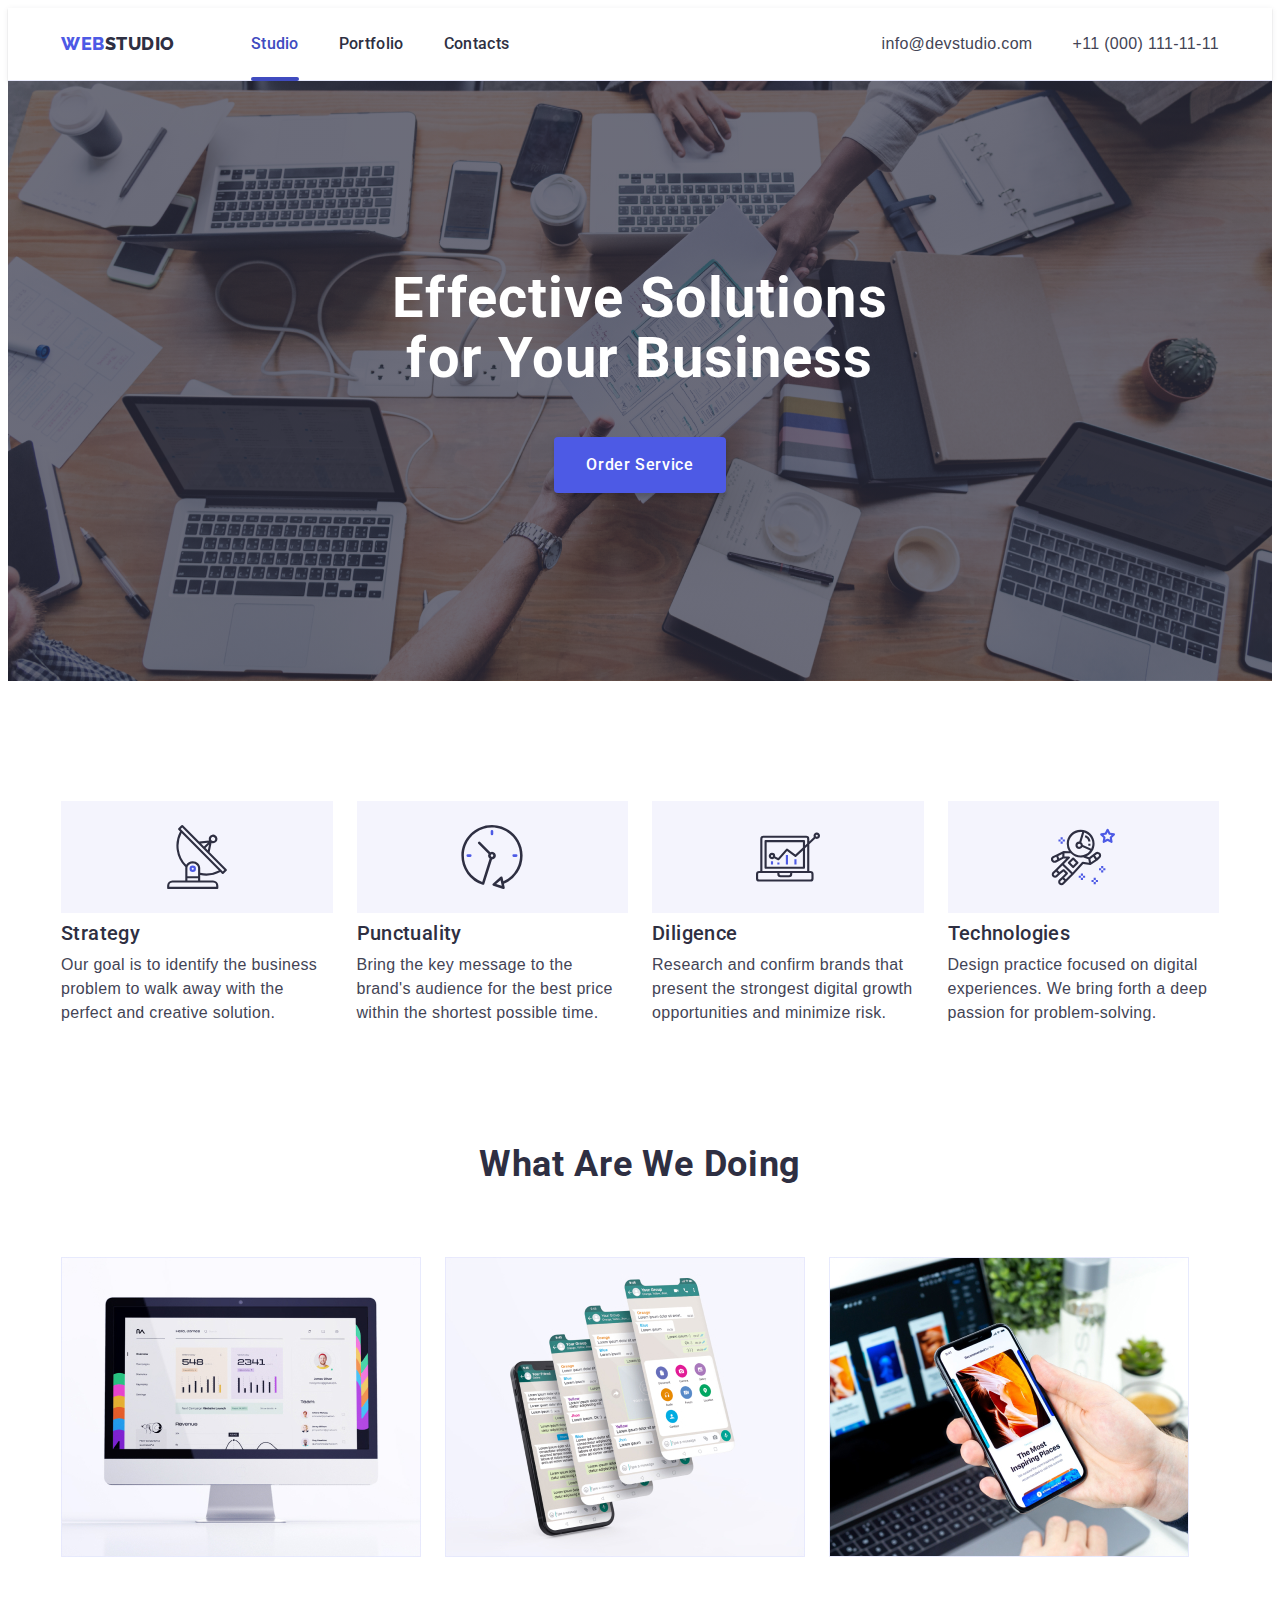
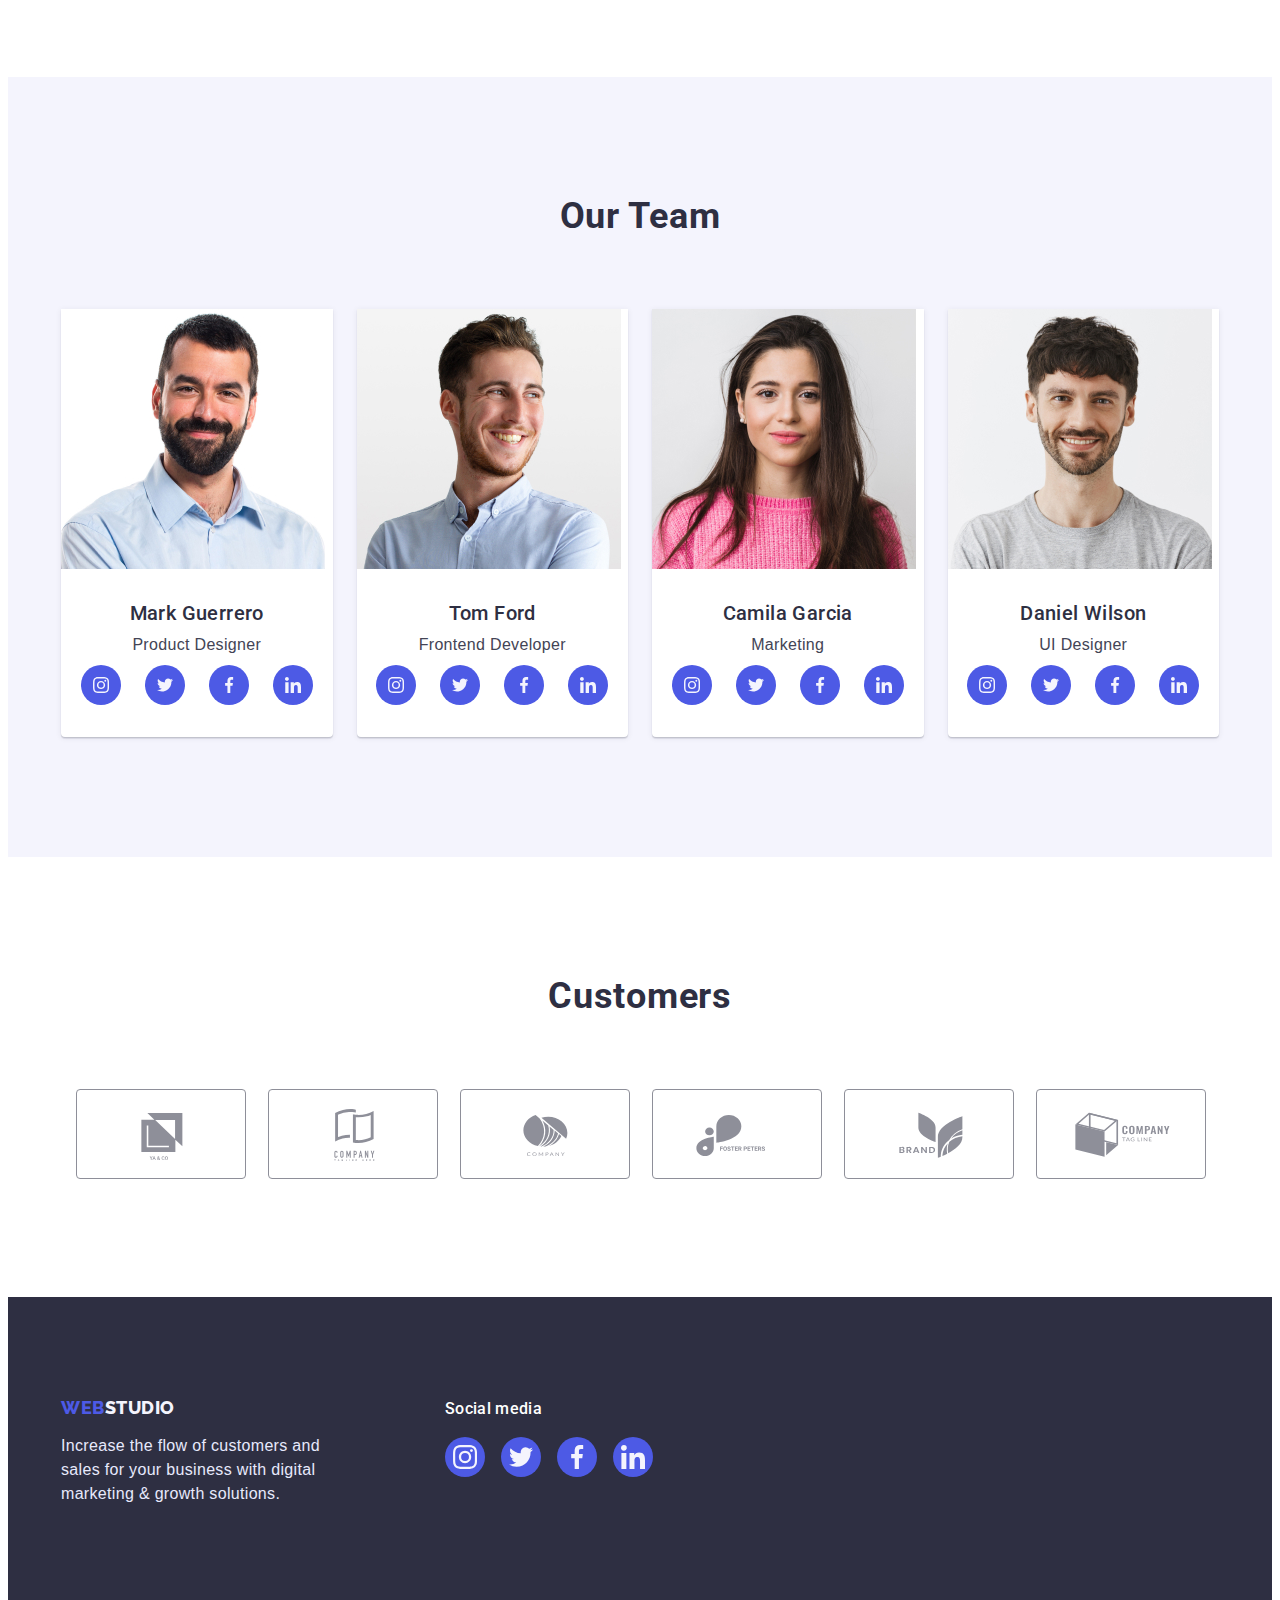
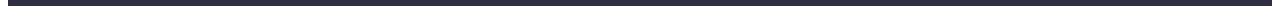
<file: index.html>
<!DOCTYPE html>
<html lang="en">
  <head>
    <meta charset="UTF-8" />
    <meta http-equiv="X-UA-Compatible" content="IE=edge" />
    <meta name="viewport" content="width=device-width, initial-scale=1.0" />
    <link rel="preconnect" href="https://fonts.googleapis.com" />
    <link rel="preconnect" href="https://fonts.gstatic.com" crossorigin />
    <link
      href="https://fonts.googleapis.com/css2?family=Montserrat:wght@400;700&family=Raleway:wght@800&family=Roboto+Mono:wght@600&family=Roboto:wght@400;500;700&display=swap"
      rel="stylesheet"
    />
    <link rel="stylesheet" href="https://cdnjs.cloudflare.com/ajax/libs/modern-normalize/1.1.0/modern-normalize.min.css" integrity="sha512-wpPYUAdjBVSE4KJnH1VR1HeZfpl1ub8YT/NKx4PuQ5NmX2tKuGu6U/JRp5y+Y8XG2tV+wKQpNHVUX03MfMFn9Q==" crossorigin="anonymous" referrerpolicy="no-referrer" />
    <link rel="stylesheet" href="style.css" />
    <title>WEBSTUDIO</title>
  </head>
  <body>
    <header class="header">
      <div class="container header-coineiner">
      <nav class="header-nav">
        <a class="header-logo link" href="./index.html"
          >WEB<span class="web">Studio</span>
        </a>
        <ul class=" header-list list " >
          <li class="header-item">
            <a class="header-link link index-studio color-studio"  href="./index.html">Studio</a>
          </li>
          <li class="header-item">
            <a class="header-link link line "  href="./portfolio.html">Portfolio</a>
          </li>
          <li class="header-item">
            <a class="header-link link" href="">Contacts</a>
          </li>
        </ul>
      </nav>
      <address class="header-addres">
        <ul class="header-contact-list list">
          <li class="header-contact">
            <a class="header-contacts link" href="mailto:info@devstudio.com"
              >info@devstudio.com</a
            >
          </li>

          <li class="header-contact">
            <a class="header-contacts link" href="tel:+110001111111"
              >+11 (000) 111-11-11</a
            >
          </li>
        </ul>
      </address>
      </div>
    </header>

    <main>
      <section class="hero">
        <div class="container hero-container">
        <h1 class="hero-title">Effective Solutions  for Your Business</h1>
        <button class="hero-button" type="button" data-modal-open>Order Service</button>
      </div>
      </section>
    
    
    <section class="subtitle-section section">
      <div class="container  ">
      <h2 class="subtitle-top-title" >directions</h2>
      <ul class="subtitle-list list ">
        <li class="subtitle-item">
          <div class="logo-svg-link link">
            <svg width="64" height="64" class="logo-svg">
              <use href="./images/symbol-defs-logo.svg#icon-antenna"></use>
            </svg>
          </div>
          <h3 class="subtitle">Strategy</h3>
          <p class="text">
            Our goal is to identify the business problem to walk away with the
            perfect and creative solution.
          </p>
        </li>
        <li class="subtitle-item">
          <div class="logo-svg-link link" >
            <svg width="64" height="64" class="logo-svg">
              <use href="./images/symbol-defs-logo.svg#icon-clock"></use>
            </svg>
          </div>
          <h3 class="subtitle">Punctuality</h3>
          <p class="text">
            Bring the key message to the brand's audience for the best price
            within the shortest possible time.
          </p>
        </li>
        <li class="subtitle-item">
          <div class="logo-svg-link link">
            <svg width="64" height="64" class="logo-svg">
              <use href="./images/symbol-defs-logo.svg#icon-diagram"></use>
            </svg>
          </div>
          <h3 class="subtitle">Diligence</h3>
          <p class="text">
            Research and confirm brands that present the strongest digital
            growth opportunities and minimize risk.
          </p>
        </li>
        <li class="subtitle-item">
          <div class="logo-svg-link link" >
            <svg width="64" height="64" class="logo-svg">
              <use href="./images/symbol-defs-logo.svg#icon-astronaut"></use>
            </svg>
          </div>
          <h3 class="subtitle">Technologies</h3>
          <p class="text">
            Design practice focused on digital experiences. We bring forth a
            deep passion for problem-solving.
          </p>
        </li>
      </ul>
    </div>
    </section>
    <section class="doing section">
      <div class="container ">
      <h2 class="title">What are we doing</h2>
      <ul class="doing-list list">
<li class="list-top">
  <img src="./images/img1.jpg" alt="computer" width="360" height="300" />
</li>
<li class="list-top"> 
  <img src="./images/img2.jpg" alt="glass" width="360" height="300" />
</li>
<li class="list-top">
   <img src="./images/img3.jpg" alt="phone" width="360" height="300" />
  </li>
      </ul>
      
     
    </div>
    </section>
    <section class="team  section">
      <div class="container ">
      <h2 class="title">Our Team</h2>
      <ul class="team-list list">
        <li class="team-top-list ">
          <img src="./images/team1.jpg" alt="team1" width="264" height="260" />
          <div class="team-text"><h3 class="subtitle">Mark Guerrero</h3>
          <p class="team-top-text">Product Designer</p>
        <ul class="soc-list list">
          <li class="soc-item">
            <a class="soc-link link" href="">
              <svg width="16" height="16" class="soc-icon">
                <use href="./images/symbol-defs (2).svg#icon-instagram"></use>
              </svg>
            </a>
          </li>
          <li class="soc-item">
            <a class="soc-link link" href=""><svg width="16" height="16" class="soc-icon">
                  <use href="./images/symbol-defs (2).svg#icon-twitter"></use>
                </svg></a>
          </li>
          <li class="soc-item">
            <a class="soc-link link" href=""><svg width="16" height="16" class="soc-icon">
                  <use href="./images/symbol-defs (2).svg#icon-facebook"></use>
                </svg></a>
          </li>
          <li class="soc-item">
            <a class="soc-link link" href=""><svg width="16" height="16" class="soc-icon">
                  <use href="./images/symbol-defs (2).svg#icon-linkedin"></use>
                </svg></a>
          </li>
        </ul>
        </div>
        </li>
        <li class="team-top-list ">
          <img src="./images/team2.jpg" alt="team2" width="264" height="260" />
          <div class="team-text"><h3 class="subtitle">Tom Ford</h3>
          <p class="team-top-text">Frontend Developer</p>
          <ul class="soc-list list">
            <li class="soc-item">
              <a class="soc-link link" href="">
                <svg width="16" height="16" class="soc-icon">
                  <use href="./images/symbol-defs (2).svg#icon-instagram"></use>
                </svg>
              </a>
            </li>
            <li class="soc-item">
              <a class="soc-link link" href=""><svg width="16" height="16" class="soc-icon">
                    <use href="./images/symbol-defs (2).svg#icon-twitter"></use>
                  </svg></a>
            </li>
            <li class="soc-item">
              <a class="soc-link link" href=""><svg width="16" height="16" class="soc-icon">
                    <use href="./images/symbol-defs (2).svg#icon-facebook"></use>
                  </svg></a>
            </li>
            <li class="soc-item">
              <a class="soc-link link" href=""><svg width="16" height="16" class="soc-icon">
                    <use href="./images/symbol-defs (2).svg#icon-linkedin"></use>
                  </svg></a>
            </li>
          </ul>
        </div>
        </li>
        <li class="team-top-list ">
          <img src="./images/team3.jpg" alt="team3" width="264" height="260" />
          <div class="team-text"><h3 class="subtitle">Camila Garcia</h3>
          <p class="team-top-text">Marketing</p>
          <ul class="soc-list list">
            <li class="soc-item">
              <a class="soc-link link" href="">
                <svg width="16" height="16" class="soc-icon">
                  <use href="./images/symbol-defs (2).svg#icon-instagram"></use>
                </svg>
              </a>
            </li>
            <li class="soc-item">
              <a class="soc-link link" href=""><svg width="16" height="16" class="soc-icon">
                    <use href="./images/symbol-defs (2).svg#icon-twitter"></use>
                  </svg></a>
            </li>
            <li class="soc-item">
              <a class="soc-link link" href=""><svg width="16" height="16" class="soc-icon">
                    <use href="./images/symbol-defs (2).svg#icon-facebook"></use>
                  </svg></a>
            </li>
            <li class="soc-item">
              <a class="soc-link link" href=""><svg width="16" height="16" class="soc-icon">
                    <use href="./images/symbol-defs (2).svg#icon-linkedin"></use>
                  </svg></a>
            </li>
          </ul>
        </div>
        </li>
        <li class="team-top-list ">
          <img src="./images/team4.jpg" alt="team4" width="264" height="260" />
          <div class="team-text"><h3 class="subtitle">Daniel Wilson</h3>
          <p class="team-top-text">UI Designer</p>
          <ul class="soc-list list">
            <li class="soc-item">
              <a class="soc-link link" href="">
                <svg width="16" height="16" class="soc-icon">
                  <use href="./images/symbol-defs (2).svg#icon-instagram"></use>
                </svg>
              </a>
            </li>
            <li class="soc-item">
              <a class="soc-link link" href=""><svg width="16" height="16" class="soc-icon">
                    <use href="./images/symbol-defs (2).svg#icon-twitter"></use>
                  </svg></a>
            </li>
            <li class="soc-item">
              <a class="soc-link link" href=""><svg width="16" height="16" class="soc-icon">
                    <use href="./images/symbol-defs (2).svg#icon-facebook"></use>
                  </svg></a>
            </li>
            <li class="soc-item">
              <a class="soc-link link" href=""><svg width="16" height="16" class="soc-icon">
                    <use href="./images/symbol-defs (2).svg#icon-linkedin"></use>
                  </svg></a>
            </li>
          </ul>
        </div>
        </li>
      </ul>
    </div>
    </section>
    <section class="customers section">
      <div class="customers-div container">
        <h2 class="title-customers">Customers</h2>
<ul class="customers-list list">
<li class="customers-top-list">
  <a class="customers-link link" href="">
    <svg width="104" height="56" class="customers-icon">
      <use href="./images/symbol-defs-logo.svg#icon-Logo-1"></use>
    </svg>
  </a>
</li>
<li class="customers-top-list">
  <a class="customers-link link" href="">
    <svg width="104" height="56" class="customers-icon">
      <use href="./images/symbol-defs-logo.svg#icon-Logo-2"></use>
    </svg>
  </a>
</li>
<li class="customers-top-list">
  <a class="customers-link link" href="">
    <svg width="104" height="56" class="customers-icon">
      <use href="./images/symbol-defs-logo.svg#icon-Logo-3"></use>
    </svg>
  </a>
</li>
<li class="customers-top-list">
  <a class="customers-link link" href="">
    <svg width="104" height="56" class="customers-icon">
      <use href="./images/symbol-defs-logo.svg#icon-Logo-4"></use>
    </svg>
  </a>
</li>
<li class="customers-top-list">
  <a class="customers-link link" href="">
    <svg width="104" height="56" class="customers-icon">
      <use href="./images/symbol-defs-logo.svg#icon-Logo-5"></use>
    </svg>
  </a>
</li>
<li class="customers-top-list">
  <a class="customers-link link" href="">
    <svg width="104" height="56" class="customers-icon">
      <use href="./images/symbol-defs-logo.svg#icon-Logo-6"></use>
    </svg>
  </a>
</li>
</ul>
      </div>
    </section>
  </main>

    <footer class="footer">
      <div class="container container-div ">
      <div><a class="footer-link link" href="./index.html"
        >Web<span class="studio">Studio</span></a
      >
      <p class="footer-text">
        Increase the flow of customers and sales for your business with digital
        marketing & growth solutions.
      </p></div>
      <div class="footer-div">
        <p class="footer-top-text">Social media</p>
        <ul class="footer-soc-list list">
          <li class="footer-soc-item">
            <a class="footer-soc-link link" href="">
              <svg width="24" height="24" class="soc-icon">
                <use href="./images/symbol-defs (2).svg#icon-instagram"></use>
              </svg>
            </a>
          </li>
          <li class="footer-soc-item">
            <a class="footer-soc-link link" href="">
              <svg width="24" height="24" class="soc-icon">
                  <use href="./images/symbol-defs (2).svg#icon-twitter"></use>
                </svg></a>
          </li>
          <li class="footer-soc-item">
            <a class="footer-soc-link link" href="">
              <svg width="24" height="24" class="soc-icon">
                  <use href="./images/symbol-defs (2).svg#icon-facebook"></use>
                </svg></a>
          </li>
          <li class="footer-soc-item">
            <a class="footer-soc-link link" href="">
              <svg width="24" height="24" class="soc-icon">
                  <use href="./images/symbol-defs (2).svg#icon-linkedin"></use>
                </svg></a>
          </li>
        </ul>
      </div>
    </div>
    </footer>
    <div class="backdrop is-hidden" data-modal>
      <div class="modal">
        <button type="button" class="modal-close" data-modal-close>
          <svg width="8" height="8" class="close-svg">
            <use href="./images/close-svg.svg#icon-close-black"></use>
          </svg>
        </button>

      </div>
    </div>
    <script src="./js/modal.js">

    </script>
  </body>
</html>
</file>
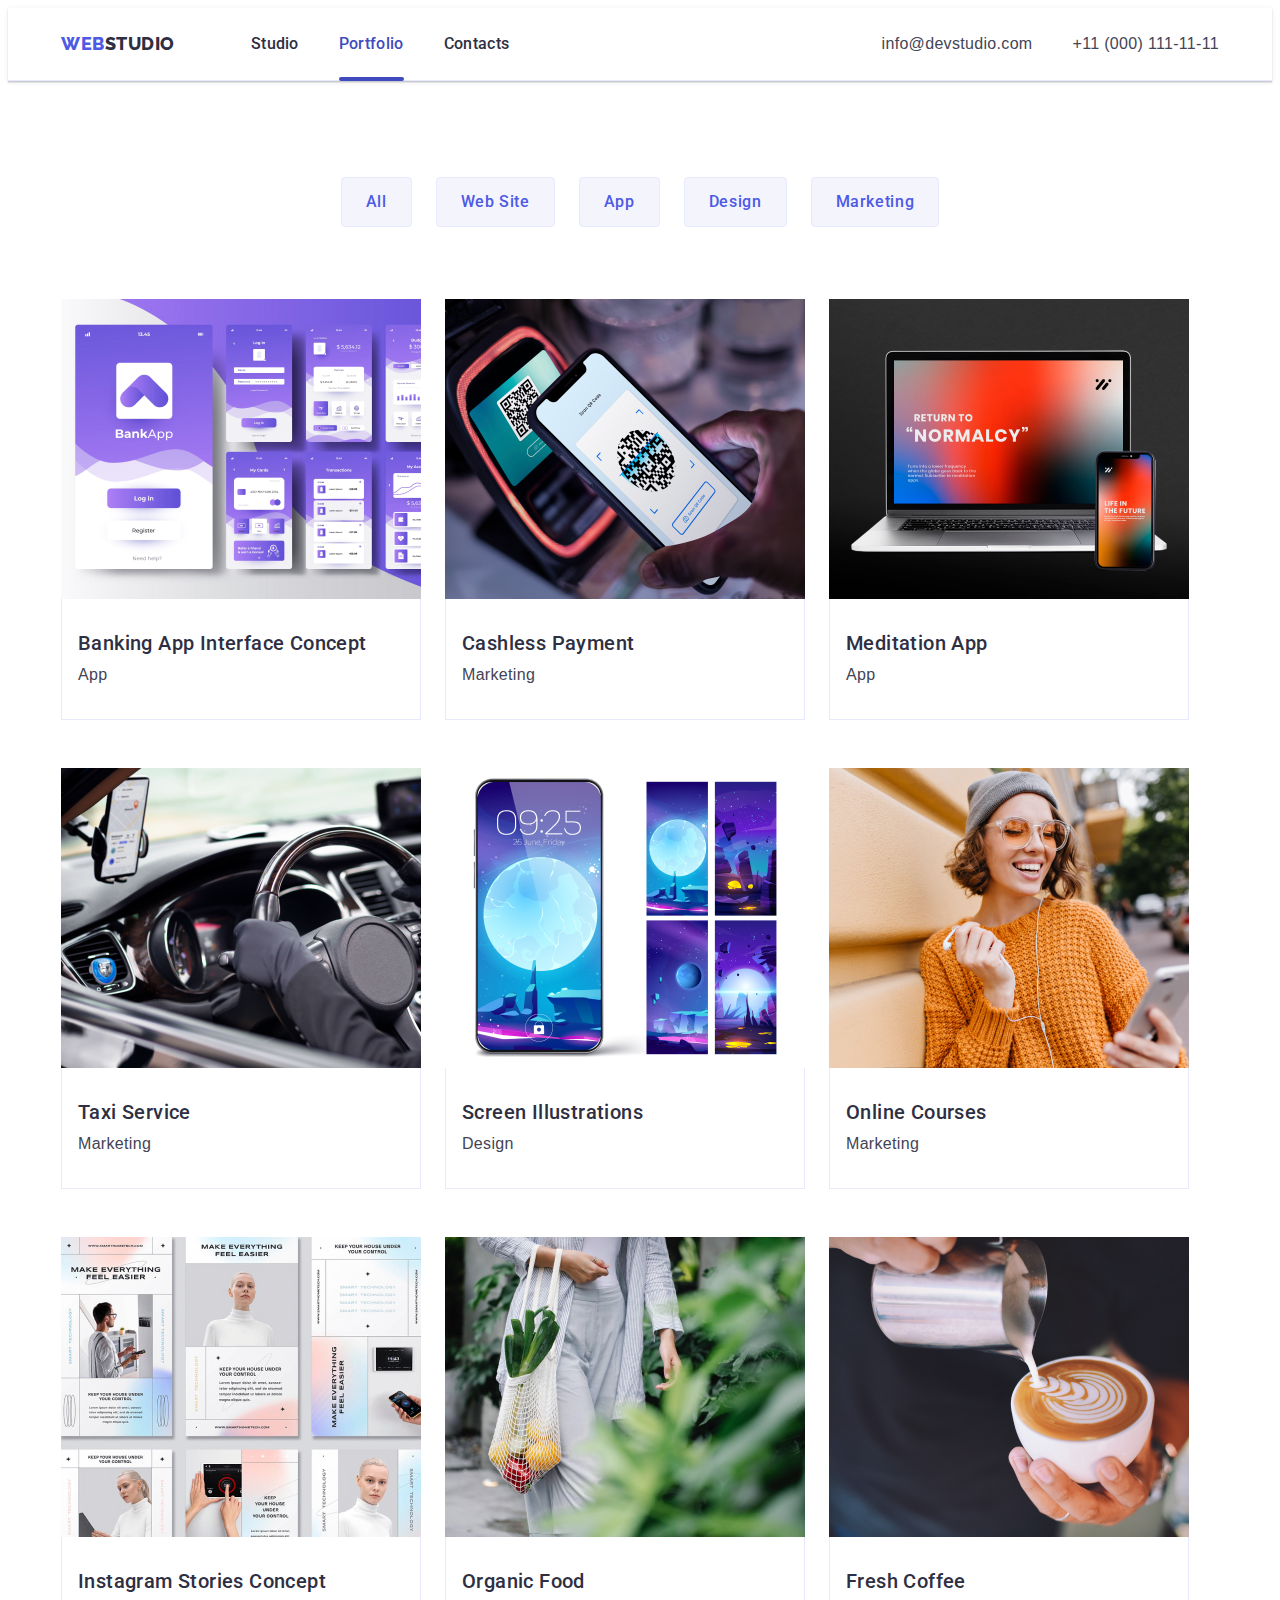
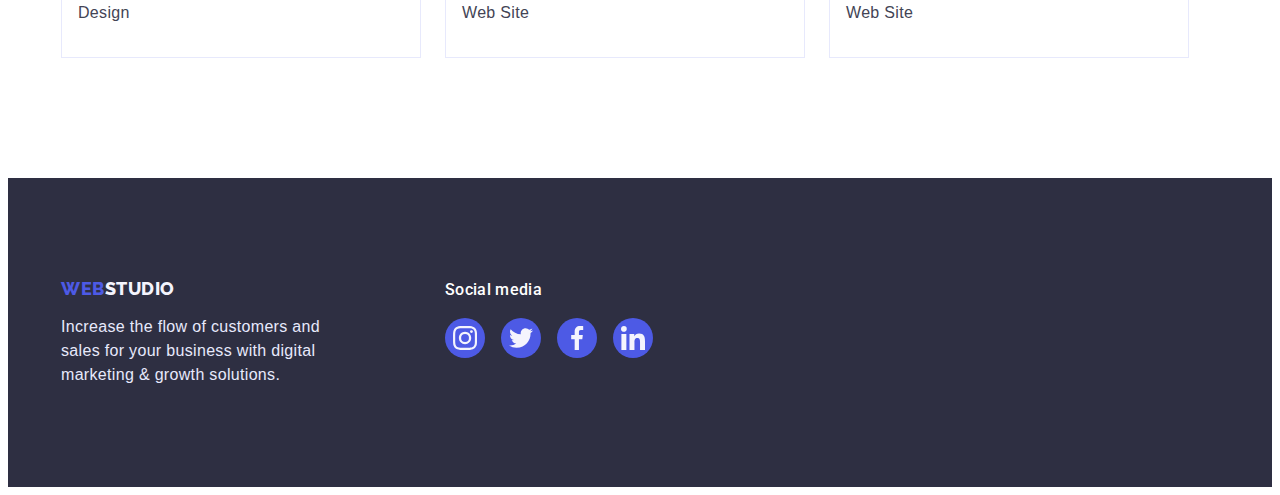
<file: portfolio.html>
<!DOCTYPE html>
<html lang="en">
  <head>
    <meta charset="UTF-8" />
    <meta http-equiv="X-UA-Compatible" content="IE=edge" />
    <meta name="viewport" content="width=device-width, initial-scale=1.0" />
    <link rel="preconnect" href="https://fonts.googleapis.com" />
    <link rel="preconnect" href="https://fonts.gstatic.com" crossorigin />
    <link
      href="https://fonts.googleapis.com/css2?family=Montserrat:wght@400;700&family=Raleway:wght@800&family=Roboto+Mono:wght@600&family=Roboto:wght@400;500;700&display=swap"
      rel="stylesheet"
    />
    <link rel="stylesheet" href="https://cdnjs.cloudflare.com/ajax/libs/modern-normalize/1.1.0/modern-normalize.min.css" integrity="sha512-wpPYUAdjBVSE4KJnH1VR1HeZfpl1ub8YT/NKx4PuQ5NmX2tKuGu6U/JRp5y+Y8XG2tV+wKQpNHVUX03MfMFn9Q==" crossorigin="anonymous" referrerpolicy="no-referrer" />
    <link rel="stylesheet" href="style.css" />
    <title>WEBSTUDIO</title>
  </head>
  <body class="portfolio-body">
    <header class="header">
      <div class="container header-coineiner">
      <nav class="header-nav">
        <a class="header-logo link" href="./index.html"
          >WEB<span class="web">Studio</span>
        </a>
        <ul class=" header-list list " >
          <li class="header-item">
            <a class="header-link link  "  href="./index.html">Studio</a>
          </li>
          <li class="header-item">
            <a class="header-link link line index-portfolio color-portfolio"  href="./portfolio.html">Portfolio</a>
          </li>
          <li class="header-item">
            <a class="header-link link" href="">Contacts</a>
          </li>
        </ul>
      </nav>
      <address class="header-addres">
        <ul class="header-contact-list list">
          <li class="header-contact">
            <a class="header-contacts link" href="mailto:info@devstudio.com"
              >info@devstudio.com</a
            >
          </li>

          <li class="header-contact">
            <a class="header-contacts link" href="tel:+110001111111"
              >+11 (000) 111-11-11</a
            >
          </li>
        </ul>
      </address>
      </div>
    </header>

    <main>
      <section class="portfolio-section">
        <div class="container">
        <h1 class="portfolio" >portfolio</h1>
        <ul class="btn-list list">
          <li class="btn-top-list">
            <button type="button" class="btn-text-list">All</button>
          </li>
          <li class="btn-top-list">
            <button type="button" class="btn-text-list">Web Site</button>
          </li>
          <li class="btn-top-list">
            <button type="button" class="btn-text-list">App</button>
          </li>
          <li class="btn-top-list">
            <button type="button" class="btn-text-list">Design</button>
          </li>
          <li class="btn-top-list">
            <button type="button" class="btn-text-list">Marketing</button>
          </li>
        </ul>

        <ul class="portfolio-list list">
          <li class="portfolio-carts">
            <a class="portfolio-link link" href="">
              <div class="cover"><img
                src="./images/portfolio1.jpg"
                alt="Banking App"
                width="360"
                height="300"
              />
              <p class="portfolio-cover-text">14 Stylish and User-Friendly App Design Concepts · 
                Task Manager App · Calorie Tracker App · Exotic Fruit Ecommerce 
                App · Cloud Storage App</p>
            </div>
              <div class="portfolio-div ">
                <h2 class="portfolio-title">Banking App Interface Concept</h2>
              <p class="portfolio-text">App</p>
              
            </div>
          
          </a
            >
          </li>
          <li class="portfolio-carts">
            <a class="portfolio-link link" href="">
              <div class="cover"><img
                src="./images/portfolio2.jpg"
                alt="Marketing"
                width="360"
                height="300"
              />
              <p class="portfolio-cover-text">14 Stylish and User-Friendly App Design Concepts · 
                Task Manager App · Calorie Tracker App · Exotic Fruit Ecommerce 
                App · Cloud Storage App</p>
              </div>
              <div class="portfolio-div"><h2 class="portfolio-title">Cashless Payment</h2>
              <p class="portfolio-text">Marketing</p></div></a
            >
          </li>
          <li class="portfolio-carts">
            <a class="portfolio-link link" href="">
              <div class="cover"><img
                src="./images/img3prt.jpg"
                alt="Meditaion App"
                width="360"
                height="300"
              /><p class="portfolio-cover-text">14 Stylish and User-Friendly App Design Concepts · 
                Task Manager App · Calorie Tracker App · Exotic Fruit Ecommerce 
                App · Cloud Storage App</p>
              </div>
              <div class="portfolio-div"><h2 class="portfolio-title">Meditation App</h2>
              <p class="portfolio-text">App</p></div></a
            >
          </li>
          <li class="portfolio-carts">
            <a class="portfolio-link link" href="">
              <div class="cover"><img
                src="./images/portfolio4.jpg"
                alt="Taxi"
                width="360"
                height="300"
              /><p class="portfolio-cover-text">14 Stylish and User-Friendly App Design Concepts · 
                Task Manager App · Calorie Tracker App · Exotic Fruit Ecommerce 
                App · Cloud Storage App</p></div>
              <div class="portfolio-div"><h2 class="portfolio-title">Taxi Service</h2>
              <p class="portfolio-text">Marketing</p></div></a
            >
          </li>
          <li class="portfolio-carts">
            <a class="portfolio-link link" href="">
              <div class="cover"><img
                src="./images/portfolio5.jpg"
                alt="Design"
                width="360"
                height="300"
              />
              <p class="portfolio-cover-text">14 Stylish and User-Friendly App Design Concepts · 
                Task Manager App · Calorie Tracker App · Exotic Fruit Ecommerce 
                App · Cloud Storage App</p>
              </div>
              <div class="portfolio-div"><h2 class="portfolio-title">Screen Illustrations</h2>
              <p class="portfolio-text">Design</p></div></a
            >
          </li>
          <li class="portfolio-carts">
            <a class="portfolio-link link" href="">
              <div class="cover"><img
                src="./images/portfolio6.jpg"
                alt="Online Courses"
                width="360"
                height="300"
              />
              <p class="portfolio-cover-text">14 Stylish and User-Friendly App Design Concepts · 
                Task Manager App · Calorie Tracker App · Exotic Fruit Ecommerce 
                App · Cloud Storage App</p>
              </div>
              <div class="portfolio-div"><h2 class="portfolio-title">Online Courses</h2>
              <p class="portfolio-text">Marketing</p></div></a
            >
          </li>
          <li class="portfolio-carts">
            <a class="portfolio-link link" href="">
              <div class="cover"><img
                src="./images/portfolio7.jpg"
                alt="Instagram Stories Concept"
                width="360"
                height="300"
              />
              <p class="portfolio-cover-text">14 Stylish and User-Friendly App Design Concepts · 
                Task Manager App · Calorie Tracker App · Exotic Fruit Ecommerce 
                App · Cloud Storage App</p>
              </div>
              <div class="portfolio-div">
                <h2 class="portfolio-title">Instagram Stories Concept</h2>
              <p class="portfolio-text">Design</p>
            </div>
          </a>
          </li>
          <li class="portfolio-carts">
            <a class="portfolio-link link" href="">
              <div class="cover"><img
                src="./images/portfolio8.jpg"
                alt="Organic Food"
                width="360"
                height="300"
              /><p class="portfolio-cover-text">14 Stylish and User-Friendly App Design Concepts · 
                Task Manager App · Calorie Tracker App · Exotic Fruit Ecommerce 
                App · Cloud Storage App</p>
              </div>
              <div class="portfolio-div"><h2 class="portfolio-title">Organic Food</h2>
              <p class="portfolio-text">Web Site</p></div></a
            >
          </li>
          <li class="portfolio-carts">
            <a class="portfolio-link link" href="">
              <div class="cover"><img
                src="./images/portfolio9.jpg"
                alt="Fresh Coffee"
                width="360"
                height="300"
              /><p class="portfolio-cover-text">14 Stylish and User-Friendly App Design Concepts · 
                Task Manager App · Calorie Tracker App · Exotic Fruit Ecommerce 
                App · Cloud Storage App</p>
              </div>
              <div class="portfolio-div"><h2 class="portfolio-title">Fresh Coffee</h2>
              <p class="portfolio-text">Web Site</p></div></a
            >
          </li>
        </ul>
      </div>
      </section>
    </main>
 
    <footer class="footer">
      <div class="container container-div ">
      <div><a class="footer-link link" href="./index.html"
        >Web<span class="studio">Studio</span></a
      >
      <p class="footer-text">
        Increase the flow of customers and sales for your business with digital
        marketing & growth solutions.
      </p></div>
      <div class="footer-div">
        <p class="footer-top-text">Social media</p>
        <ul class="footer-soc-list list">
          <li class="footer-soc-item">
            <a class="footer-soc-link link" href="">
              <svg width="24" height="24" class="soc-icon">
                <use href="./images/symbol-defs (2).svg#icon-instagram"></use>
              </svg>
            </a>
          </li>
          <li class="footer-soc-item">
            <a class="footer-soc-link link" href="">
              <svg width="24" height="24" class="soc-icon">
                  <use href="./images/symbol-defs (2).svg#icon-twitter"></use>
                </svg></a>
          </li>
          <li class="footer-soc-item">
            <a class="footer-soc-link link" href="">
              <svg width="24" height="24" class="soc-icon">
                  <use href="./images/symbol-defs (2).svg#icon-facebook"></use>
                </svg></a>
          </li>
          <li class="footer-soc-item">
            <a class="footer-soc-link link" href="">
              <svg width="24" height="24" class="soc-icon">
                  <use href="./images/symbol-defs (2).svg#icon-linkedin"></use>
                </svg></a>
          </li>
        </ul>
      </div>
    </div>
    </footer>
  </body>
</html>
</file>
<file: style.css>
@font-face {
  font-family: Roboto;
  src: url();
}

:root {
  --NAVYBLUE: #2e2f42;
  --darkgrey: #434455;
  --blue: #4d5ae5;
  --white: #ffffff;
  --ocean: #404bbf;
  --cloud: #f4f4fd;
  --CORNFLOWER: #e7e9fc;
  --BR: rgba(46, 47, 66, 0.7);
  --GREEN: #31d0aa;
  --LIGHTSLATE: #8e8f99;
  --DAIRY: #fcfcfc;
}
p,
h1,
h2,
h3,
h4,
h5,
h6 {
  margin: 0;
}
img {
  display: block;
  max-width: 100%;
  height: auto;
}
ul {
  padding-left: 0;
  margin: 0;
}

button {
  cursor: pointer;
}

address {
  font-style: normal;
}

.container {
  width: 1158px;
  padding-left: 15px;
  padding-right: 15px;
  margin: 0 auto;
}

body {
  font-family: "Roboto", sans-serif;
  font-style: normal;
  color: var(--darkgrey);
  background-color: var(--white);
}
.link {
  text-decoration: none;
}
.list {
  list-style: none;
}
/* ----------header----------- */
.header {
  border-bottom: 1px solid #e7e9fc;
  box-shadow: 0px 2px 1px rgba(46, 47, 66, 0.08),
    0px 1px 1px rgba(46, 47, 66, 0.16), 0px 1px 6px rgba(46, 47, 66, 0.08);
}
.header-addres {
  font-style: normal;
}
.web {
  color: var(--NAVYBLUE);
}
.header-logo {
  font-family: "Raleway", sans-serif;
  font-style: normal;
  font-weight: 800;
  font-size: 18px;
  line-height: 1.17;
  letter-spacing: 0.03em;
  text-transform: uppercase;
  color: var(--blue);
  margin-right: 76px;
  padding: 24px 0;
  transition: color 250ms cubic-bezier(0.4, 0, 0.2, 1),
    ;}
.header-coineiner {
  display: flex;
  align-items: center;
}
.header-nav {
  display: flex;
  align-items: center;
  margin-right: auto;
}
.header-logo:hover {
  color: var(--ocean);
}
.header-logo:focus {
  color: var(--ocean);
}
.header-link {
  display: block;
  font-weight: 500;
  font-size: 16px;
  line-height: 1.5;
  letter-spacing: 0.02em;
  color: var(--NAVYBLUE);
  position: relative;
  padding: 24px 0;
  transition: color 250ms cubic-bezier(0.4, 0, 0.2, 1);
}
.header-link:hover {
  color: var(--ocean);
}
.header-link:focus {
  color: var(--ocean);
}
.color-studio {
  color: var(--ocean);
}
.index-studio::after {
  content: "";
  position: absolute;
  display: block;
  bottom: -1px;
  width: 100%;
  height: 4px;
  background-color: var(--ocean);
  border-radius: 3px;
}
.index-portfolio::after {
  content: "";
  position: absolute;
  display: block;
  bottom: -1px;
  width: 100%;
  height: 4px;
  background-color: var(--ocean);
  border-radius: 3px;
}
.header-list {
  display: flex;
  gap: 40px;
}
.header-contacts {
  font-weight: 400;
  font-size: 16px;
  line-height: 1.5;
  letter-spacing: 0.02em;
  color: var(--darkgrey);
}
.header-contact-list {
  gap: 40px;
  transition: color 250ms cubic-bezier(0.4, 0, 0.2, 1);
}
.header-contacts:hover {
  color: var(--ocean);
}
.header-contacts:focus {
  color: var(--ocean);
}
.header-contact-list {
  display: flex;
}
.hero {
  padding-bottom: 188px;
  padding-top: 188px;
  background-color: var(--NAVYBLUE);
  background-image: linear-gradient(var(--BR), var(--BR)),
    url(./images/people-web-office.jpg);
  background-repeat: no-repeat;
  background-position: center;
  background-size: cover;
  max-width: 1440px;
  display: block;
  justify-content: center;
  margin-left: auto;
  margin-right: auto;
}

.hero-title {
  font-weight: 700;
  font-size: 56px;
  line-height: 1.07;
  text-align: center;
  letter-spacing: 0.02em;
  color: var(--white);
  margin: 0 auto;
  max-width: 496px;
  margin-bottom: 48px;
}

.hero-button {
  min-width: 169px;
  height: 56px;
  font-family: inherit;
  font-style: normal;
  font-weight: 500;
  font-size: 16px;
  line-height: 1.5;
  letter-spacing: 0.04em;
  color: var(--white);
  cursor: pointer;
  background: var(--blue);
  border-radius: 4px;
  padding: 16px 32px;
  margin: 0 auto;
  display: block;
  text-align: center;
  border: none;
  box-shadow: 0px 4px 4px rgba(0, 0, 0, 0.15);
  transition: color 250ms cubic-bezier(0.4, 0, 0.2, 1),
    background-color 250ms cubic-bezier(0.4, 0, 0.2, 1),
    box-shadow 250ms cubic-bezier(0.4, 0, 0.2, 1);
}
.hero-button:hover {
  background: var(--ocean);
  color: var(--white);
  box-shadow: 0px 4px 4px rgba(0, 0, 0, 0.15);
}
.hero-button:focus {
  color: var(--white);
  background: var(--ocean);
  box-shadow: 0px 4px 4px rgba(0, 0, 0, 0.15);
}

.logo-svg-link {
  height: 112px;
  background-color: var(--cloud);
  display: flex;
  align-items: center;
  justify-content: center;
  margin-bottom: 8px;
}
.subtitle-top-title {
  display: none;
}
.subtitle-list {
  display: flex;
  gap: 24px;
}
.subtitle-item {
  flex-basis: calc((100% - 3 * 24px) / 4);
  width: 264px;
  height: 224px;
}

.subtitle {
  font-weight: 500;
  font-size: 20px;
  line-height: 1.2;
  letter-spacing: 0.02em;
  color: var(--NAVYBLUE);
  margin-bottom: 8px;
}
.text {
  font-weight: 400;
  font-size: 16px;
  line-height: 1.5;
  letter-spacing: 0.02em;
  color: var(--darkgrey);
}
.team-text {
  padding: 32px 0;
  text-align: center;
}
.doing {
  padding-bottom: 120px;
}
.doing-list {
  display: flex;
  gap: 24px;
}
.team-list {
  display: flex;
  gap: 24px;
  display: flex;
  align-items: center;
}
.team-top-list {
  flex-basis: calc((100% - 3 * 24px) / 4);
}
.team {
  background: var(--cloud);
  padding-bottom: 120px;
}
.title {
  font-size: 36px;
  line-height: 1.11;
  text-align: center;
  letter-spacing: 0.02em;
  text-transform: capitalize;
  color: var(--NAVYBLUE);
  margin-bottom: 72px;
}
.team-top-text {
  font-weight: 400;
  font-size: 16px;
  line-height: 1.5;
  letter-spacing: 0.02em;
  color: var(--darkgrey);
  margin-bottom: 8px;
}
.team-top-list {
  background-color: var(--white);
  border-radius: 0px 0px 4px 4px;
  box-shadow: 0px 1px 6px rgba(46, 47, 66, 0.08),
    0px 1px 1px rgba(46, 47, 66, 0.16), 0px 2px 1px rgba(46, 47, 66, 0.08);
}
.soc-list {
  display: flex;
  justify-content: center;
  gap: 24px;
}
.soc-item {
  width: 40px;
  height: 40px;
}
.soc-link {
  width: 100%;
  height: 100%;
  border-radius: 50%;
  background-color: var(--blue);
  display: flex;
  align-items: center;
  justify-content: center;
  transition: color 250ms cubic-bezier(0.4, 0, 0.2, 1),
    background-color 250ms cubic-bezier(0.4, 0, 0.2, 1);
}
.soc-link:hover {
  background-color: var(--ocean);
}
.soc-link:focus {
  background-color: var(--ocean);
}
.section {
  padding-top: 120px;
}

.customers-div {
  padding-bottom: 120px;
}

.title-customers {
  font-weight: 700;
  font-size: 36px;
  line-height: 1.11;
  text-align: center;
  letter-spacing: 0.02em;
  text-transform: capitalize;
  color: var(--NAVYBLUE);
}
.customers-list {
  display: flex;
  justify-content: center;
  gap: 24px;
  margin-top: 72px;
}

.customers-top-list {
  width: 168px;
  height: 88px;
}
.customers-icon {
  fill: currentColor;
  color: var(--LIGHTSLATE);
  transition: color 250ms cubic-bezier(0.4, 0, 0.2, 1);}
.customers-link {
  width: 100%;
  height: 100%;
  border: 1px solid var(--LIGHTSLATE);
  border-radius: 4px;
  display: flex;
  align-items: center;
  justify-content: center;
  fill: currentColor;
  transition: color 250ms cubic-bezier(0.4, 0, 0.2, 1),
    background-color 250ms cubic-bezier(0.4, 0, 0.2, 1);
}
.customers-link:hover {
  border-color: var(--ocean);
}
.customers-link:focus {
  border-color: var(--ocean);
}
.customers-link:hover .customers-icon {
  fill: var(--ocean);
}
.customers-link:focus .customers-icon {
  fill: var(--ocean);
}
/* ----------footer----------- */
.footer-soc-list {
  display: flex;
  justify-content: center;
  gap: 16px;
}
.footer-soc-item {
  width: 40px;
  height: 40px;
}
.footer-soc-link {
  width: 100%;
  height: 100%;
  border-radius: 50%;
  background-color: var(--blue);
  display: flex;
  align-items: center;
  justify-content: center;
  transition: color 250ms cubic-bezier(0.4, 0, 0.2, 1),
    background-color 250ms cubic-bezier(0.4, 0, 0.2, 1);
}
.footer-soc-link:hover {
  background-color: var(--GREEN);
}
.footer-soc-link:focus {
  background-color: var(--GREEN);
}
.container-div {
  display: flex;
  width: 1158px;
}
.footer-div {
  display: flex;
  align-items: flex-start;
  flex-direction: column;
  margin-left: 120px;
}
.footer-top-text {
  display: flex;
  justify-content: center;
  font-weight: 500;
  font-size: 16px;
  line-height: 1.5;
  letter-spacing: 0.02em;
  color: var(--white);
  margin-bottom: 16px;
}
.footer {
  background: var(--NAVYBLUE);
  padding-top: 100px;
  padding-bottom: 100px;
}
.footer-link {
  font-family: "Raleway", sans-serif;
  font-style: normal;
  font-weight: 800;
  font-size: 18px;
  line-height: 1.17;
  letter-spacing: 0.03em;
  text-transform: uppercase;
  color: var(--blue);
  text-decoration: none;
}
.footer-text {
  font-weight: 400;
  font-size: 16px;
  line-height: 1.5;
  letter-spacing: 0.02em;
  color: var(--CORNFLOWER);
  max-width: 264px;
  margin-top: 16px;
}
.studio {
  color: var(--cloud);
}

/*-------------------------- potfolio */
/* -------------btn */
.portfolio {
  display: none;
}
.color-portfolio {
  color: var(--ocean);
}
.portfolio-body {
  text-decoration-color: var(--darkgrey);
}
.portfolio-section {
  padding-top: 96px;
  padding-bottom: 120px;
}
.btn-text-list {
  font-family: "Roboto", sans-serif;
  font-style: normal;
  font-weight: 500;
  font-size: 16px;
  line-height: 1.5;
  display: flex;
  align-items: center;
  text-align: center;
  letter-spacing: 0.04em;
  color: var(--blue);
  background: var(--cloud);
  cursor: pointer;
  border: 1px solid var(--CORNFLOWER);
  border-radius: 4px;
  padding: 12px 24px;
  transition: color 250ms cubic-bezier(0.4, 0, 0.2, 1),
    background-color 250ms cubic-bezier(0.4, 0, 0.2, 1),
    border-color 250ms cubic-bezier(0.4, 0, 0.2, 1),
    box-shadow 250ms cubic-bezier(0.4, 0, 0.2, 1);
}

.btn-text-list:hover {
  color: var(--white);
  background: var(--ocean);
  box-shadow: 0px 3px 1px rgba(0, 0, 0, 0.1), 0px 2px 1px rgba(0, 0, 0, 0.08),
    0px 2px 2px rgba(0, 0, 0, 0.12);
  border-color: transparent;
}
.btn-text-list:focus {
  color: var(--white);
  background: var(--ocean);
  box-shadow: 0px 3px 1px rgba(0, 0, 0, 0.1), 0px 2px 1px rgba(0, 0, 0, 0.08),
    0px 2px 2px rgba(0, 0, 0, 0.12);
  border-color: transparent;
}
.btn-list {
  display: flex;
  align-items: center;
  justify-content: center;
  gap: 24px;

  margin-bottom: 72px;
}
.portfolio-list {
  background: var(--white);
  display: flex;
  flex-wrap: wrap;
  gap: 48px 24px;

  flex-basis: calc((100% - 2 * 24px) / 3);
}
.portfolio-carts:hover .portfolio-cover-text {
  transform: translateY(0);
}
.portfolio-carts:focus .portfolio-cover-text {
  transform: translateY(0);
}
.cover {
  position: relative;
  overflow: hidden;
}
.portfolio-cover-text {
  position: absolute;
  top: 0;
  font-weight: 400;
  font-size: 16px;
  line-height: 1.5;
  color: var(--cloud);
  letter-spacing: 0.02em;
  background-color: var(--blue);
  height: 100%;
  padding-top: 40px;
  padding-left: 32px;
  padding-right: 32px;
  transform: translateY(100%);
  transition: transform 300ms linear;
}

.portfolio-div {
  padding: 0 220 32 16;
  border-bottom: 1px solid var(--CORNFLOWER);
  border-right: 1px solid var(--CORNFLOWER);
  border-left: 1px solid var(--CORNFLOWER);
  padding-top: 32px;
  padding-left: 16px;
  padding-bottom: 32px;
}
.portfolio-list:last-child {
  margin-bottom: 0;
}
.portfolio-title {
  font-weight: 500;
  font-size: 20px;
  line-height: 1.2;
  letter-spacing: 0.02em;
  color: var(--NAVYBLUE);

  margin-bottom: 8px;
}
.portfolio-text {
  font-weight: 400;
  font-size: 16px;
  line-height: 1.5;
  letter-spacing: 0.02em;
  color: var(--darkgrey);
}
.portfolio-link {
  display: block;
  transition: color 250ms cubic-bezier(0.4, 0, 0.2, 1),
    background-color 250ms cubic-bezier(0.4, 0, 0.2, 1),
    box-shadow 250ms cubic-bezier(0.4, 0, 0.2, 1);
}
.portfolio-link:hover {
  box-shadow: 0px 1px 6px rgba(46, 47, 66, 0.08),
    0px 1px 1px rgba(46, 47, 66, 0.16), 0px 2px 1px rgba(46, 47, 66, 0.08);
}
.portfolio-link:focus {
  box-shadow: 0px 1px 6px rgba(46, 47, 66, 0.08),
    0px 1px 1px rgba(46, 47, 66, 0.16), 0px 2px 1px rgba(46, 47, 66, 0.08);
}

.backdrop {
  position: fixed;
  top: 0;
  width: 100%;
  height: 100%;
  background: rgba(46, 47, 66, 0.4);
  transition: opacity 300ms linear, visibility 300ms linear;
}

.modal {
  width: 408px;
  height: 576px;
  left: 516px;
  top: 88px;
  background: var(--DAIRY);
  box-shadow: 0px 1px 1px rgba(0, 0, 0, 0.14), 0px 1px 3px rgba(0, 0, 0, 0.12),
    0px 2px 1px rgba(0, 0, 0, 0.2);
  border-radius: 4px;
  position: absolute;
  top: 50%;
  left: 50%;
  transform: translate(-50%, -50%) scale(1);
  transition: transform 300ms linear;
  padding: 24px;
}

.backdrop.is-hidden .modal {
  transform: translate(-50%, -50%) scale(0);
}
.modal-close {
  position: absolute;
  top: 24px;
  right: 24px;
  width: 24px;
  height: 24px;
  border-radius: 50%;
  box-sizing: border-box;
  background: var(--CORNFLOWER);
  border: 1px solid rgba(0, 0, 0, 0.1);
  cursor: pointer;
  transition: color 250ms cubic-bezier(0.4, 0, 0.2, 1),
    background-color 250ms cubic-bezier(0.4, 0, 0.2, 1);
}

.is-hidden {
  opacity: 0;
  visibility: hidden;
  pointer-events: none;
}
.close-svg {
  position: absolute;
  top: 50%;
  left: 50%;
  transform: translate(-50%, -50%);
}
.modal-close:is(:hover, :focus) {
  background-color: var(--ocean);
  fill: var(--white);
  border: 1px solid transparent;
}
</file>
